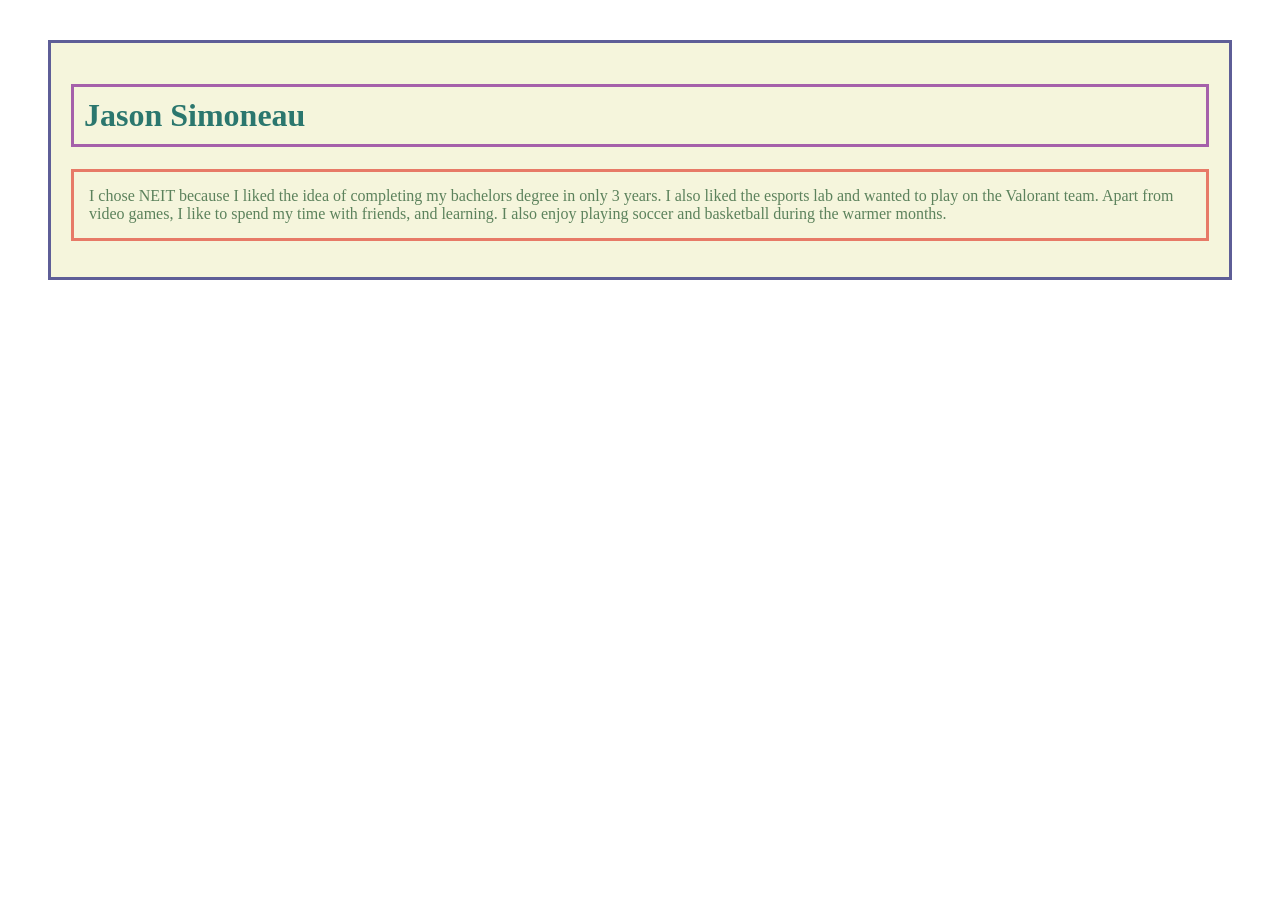
<file: w1/index.html>
<!DOCTYPE html>
<html lang="en">
<head>
    <meta charset="UTF-8">
    <meta name="viewport" content="width=device-width, initial-scale=1.0">
    <title>SE111 | W1</title>
</head>

<body>
    <div style="border: 3px solid rgb(94, 94, 151); padding: 20px; margin: 40px; background-color:beige;">

        <h1 style="color: rgb(43, 119, 110); border: 3px solid rgb(165, 96, 170); padding: 10px;">
            Jason Simoneau
        </h1>

        <p style="color: rgb(92, 130, 92); border: 3px solid rgb(231, 122, 103); padding: 15px; font-size: 16px;">
            I chose NEIT because I liked the idea of completing my bachelors degree in only 3 years. I also liked the esports lab
            and wanted to play on the Valorant team. Apart from video games, I like to spend my time with friends, and learning. I also enjoy
            playing soccer and basketball during the warmer months. 
        </p>

    </div>

</body>
</html>
</file>
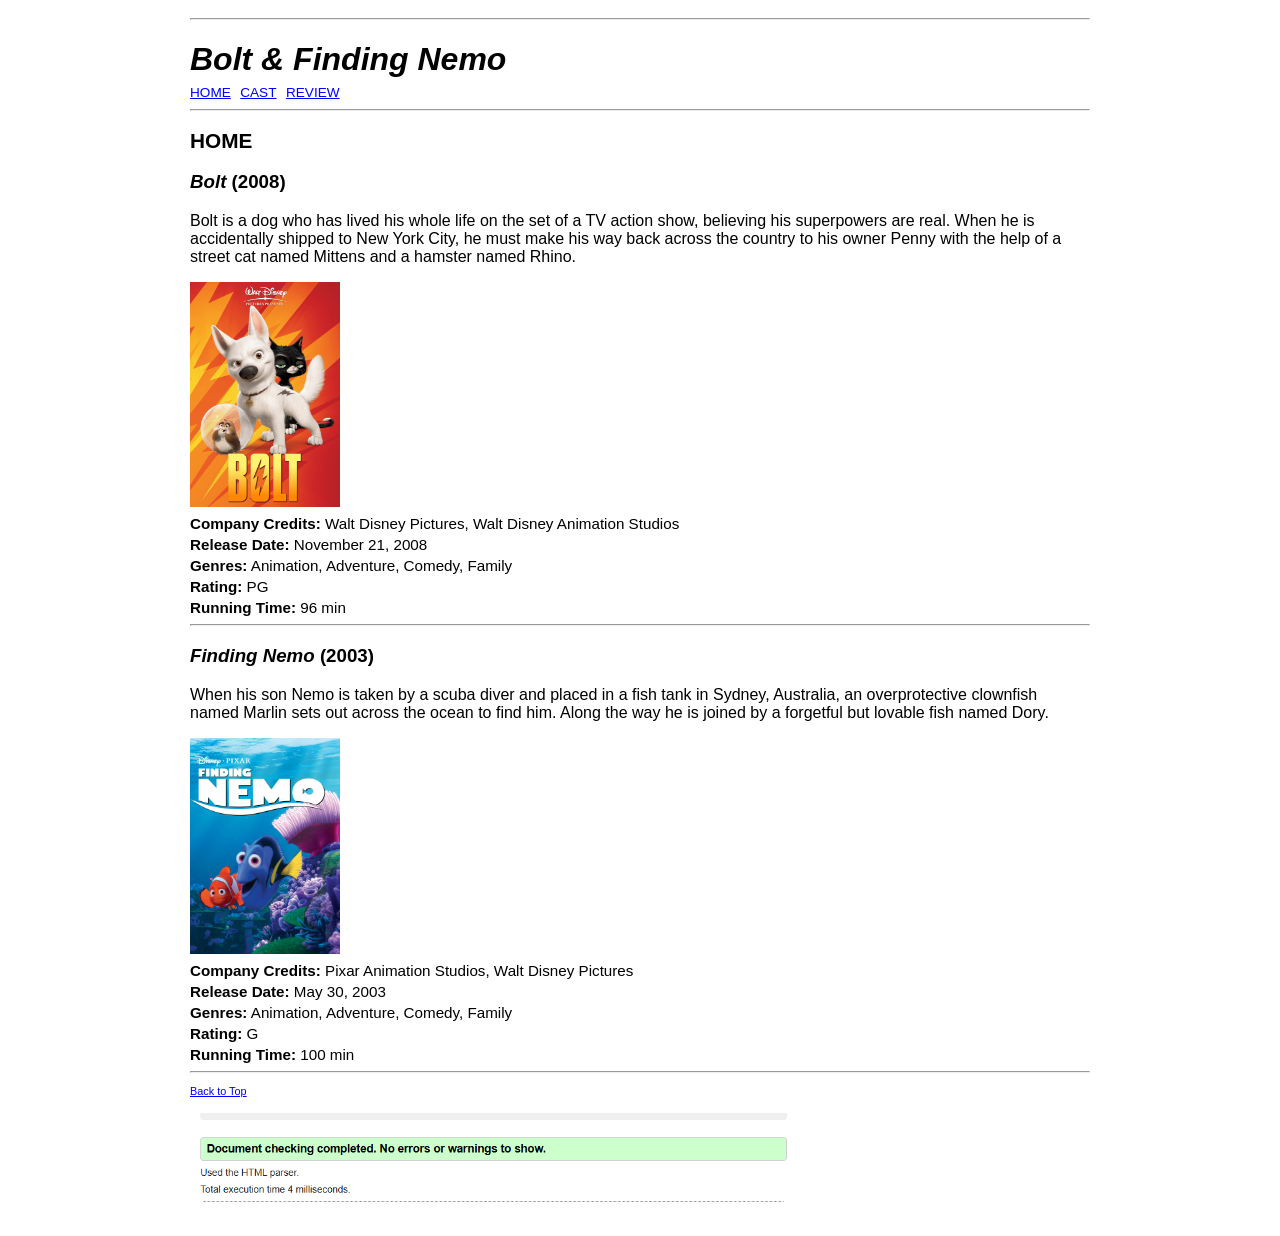
<file: w4-movie/index.html>
<!DOCTYPE html>
<html lang="en">
<head>
  <meta charset="UTF-8" />
  <meta name="author" content="Your Name Here" />
  <meta name="description" content="A fan site about Bolt and Finding Nemo." />
  <title>Bolt &amp; Finding Nemo</title>
  <link rel="stylesheet" href="style.css" />
</head>
<body>

  <div id="container">

    <hr />

    <div id="header">
      <h1>Bolt &amp; Finding Nemo</h1>
    </div>

    <div id="nav">
      <a href="index.html">HOME</a>
      <a href="cast.html">CAST</a>
      <a href="review.html">REVIEW</a>
    </div>

    <hr />

    <div id="content">
      <h2>HOME</h2>

      <!-- BOLT -->
      <h3><em>Bolt</em> (2008)</h3>
      <p>
        Bolt is a dog who has lived his whole life on the set of a TV action show,
        believing his superpowers are real. When he is accidentally shipped to New York City,
        he must make his way back across the country to his owner Penny with the help of a
        street cat named Mittens and a hamster named Rhino.
      </p>
      <img src="images/bolt-poster.jpg" alt="Bolt movie poster" width="150" />

      <div class="info">
        <p><b>Company Credits:</b> Walt Disney Pictures, Walt Disney Animation Studios</p>
        <p><b>Release Date:</b> November 21, 2008</p>
        <p><b>Genres:</b> Animation, Adventure, Comedy, Family</p>
        <p><b>Rating:</b> PG</p>
        <p><b>Running Time:</b> 96 min</p>
      </div>

      <hr />

      <!-- FINDING NEMO -->
      <h3><em>Finding Nemo</em> (2003)</h3>
      <p>
        When his son Nemo is taken by a scuba diver and placed in a fish tank in Sydney,
        Australia, an overprotective clownfish named Marlin sets out across the ocean to
        find him. Along the way he is joined by a forgetful but lovable fish named Dory.
      </p>
      <img src="images/nemo-poster.jpg" alt="Finding Nemo movie poster" width="150" />

      <div class="info">
        <p><b>Company Credits:</b> Pixar Animation Studios, Walt Disney Pictures</p>
        <p><b>Release Date:</b> May 30, 2003</p>
        <p><b>Genres:</b> Animation, Adventure, Comedy, Family</p>
        <p><b>Rating:</b> G</p>
        <p><b>Running Time:</b> 100 min</p>
      </div>

    </div>

    <hr />

    <div id="footer">
      <a href="#header">Back to Top</a>
      <br /><br />
      <img src="images/validation-index.png" alt="Validation screenshot" width="600" />
    </div>

  </div>

</body>
</html>
</file>
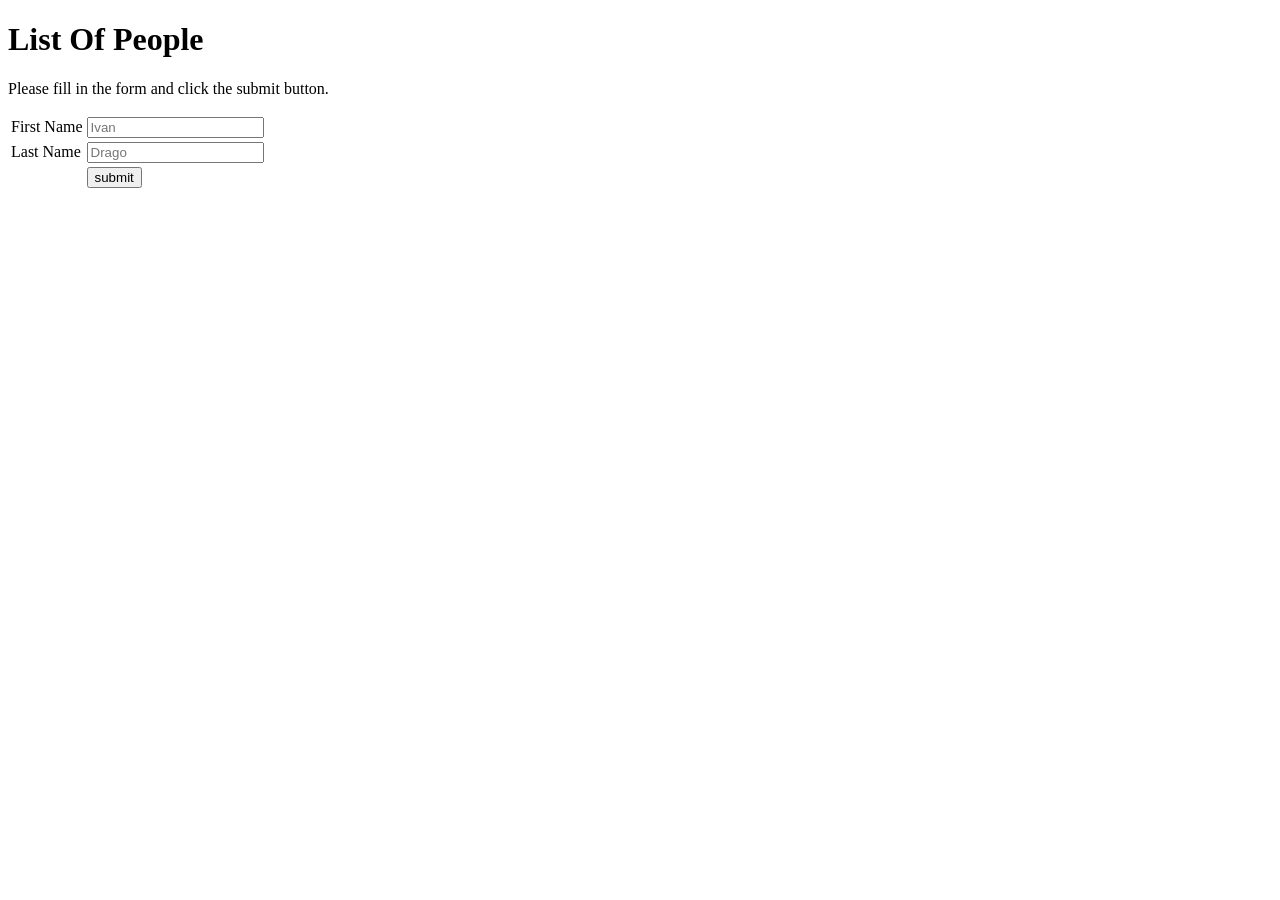
<file: W8-List-Of-People/index.html>
<!DOCTYPE html>
<html lang="en">
<head>
    <meta charset="UTF-8">
    <meta name="viewport" content="width=device-width, initial-scale=1.0">
    <title>Week 8 | Homework Assignment</title>
</head>
<body>

    <h1>List Of People</h1>
	<p>
		Please fill in the form and click the submit button.
	</p>
	<div>
		<table>
			<tr>
				<td><label for="first">First Name</label></td>
				<td><input id="first" type="text" name="first" placeholder="Ivan"></td>
			</tr>
			<tr>
				<td><label for="last">Last Name</label></td>
				<td><input id="last" type="text" name="last" placeholder="Drago"></td>
			</tr>
			<tr>
				<td></td>
				<td><input id="button" type="button" value="submit"></td>
			</tr>
		</table>
	<div>
	<div id="output">
	
	</div>

	<!--The script tag should go after the HMTL, but inside of the body.-->
	<!--JavaScript cannot find tags, if they are not parsed before the script runs-->
    <script>
	
		//Store the elements (tags) in variables
		var firstInput = document.getElementById("first");
		var lastInput = document.getElementById("last");
		var button = document.getElementById("button");
		var outputDiv = document.getElementById("output");

		//Make an array to store the people
		var people = [];

		//Make the button clickable. When clicked it calls the calcAndDisplay function.
		button.addEventListener("click", calcAndDisplay);
		
		/*-----------------------------------------------------
		Will add objects into the people array. 
		Then will bubble sort the array and print each person to the screen.
		The output should resemble: 
			FIRST: Cersei
			LAST: Lannister
			_________________________
			FIRST: Arya
			LAST: Stark
			_________________________
			FIRST: Daenerys
			LAST: Targaryen
			_________________________
		--------------------------------------------------------*/

		function calcAndDisplay(e)
		{
			//Create an object called person.
			//Add the following properties:
			    //1. first: will be a string that uses the first Input's value
				//2. last: will be a string that uses the last Input's value

            var person = {
				first: firstInput.value,
				last: lastInput.value
            }//end of person object



			//Add the person object into the people array by using the .push() array method.
			people.push(person);

			//Bubble sort people on the last name
			for(let i=0; i < people.length-1; i++)
			{
				for(let j=0; j < people.length-1; j++)
				{
					if(people[j].last > people[j+1].last)
					{
						let temp = people[j]
						people[j] = people[j+1]
						people[j+1] = temp
					}
				}
			}//end of bubble sort algorithm!

			//console.log the people array to check that the people array is formatted correctly and is populated with the correct objects
			console.log(people);

			//create a variable called 'output' that has an empty string value stored to 
			var output = "";

			//Loop through the objects in the people array
			for(let i=0; i < people.length; i++)
            {

				//Loop through each property in the object
				for(key in people[i])
                {
					//The output should use the key set to uppercase using the .toUpperCase() String method as a title and the value of the key.
					//Output will resemble:
					//FIRST: Ivan
					//LAST: Drago
					output += key.toUpperCase() + ": " + people[i][key] + "<br>";

                }
                //add a <hr> to the output at the end of this outter loop so a horizontal rule is displayed inbetween each person being displayed to the screen.
				output += "<hr>";


			}//end of loop going through people array to edit 'output'

				//log the output string
				console.log(output);
				//replace the outputDiv's inner HTML with the output string
				outputDiv.innerHTML = output;



		}
	
    </script>
    
</body>
</html>
</file>
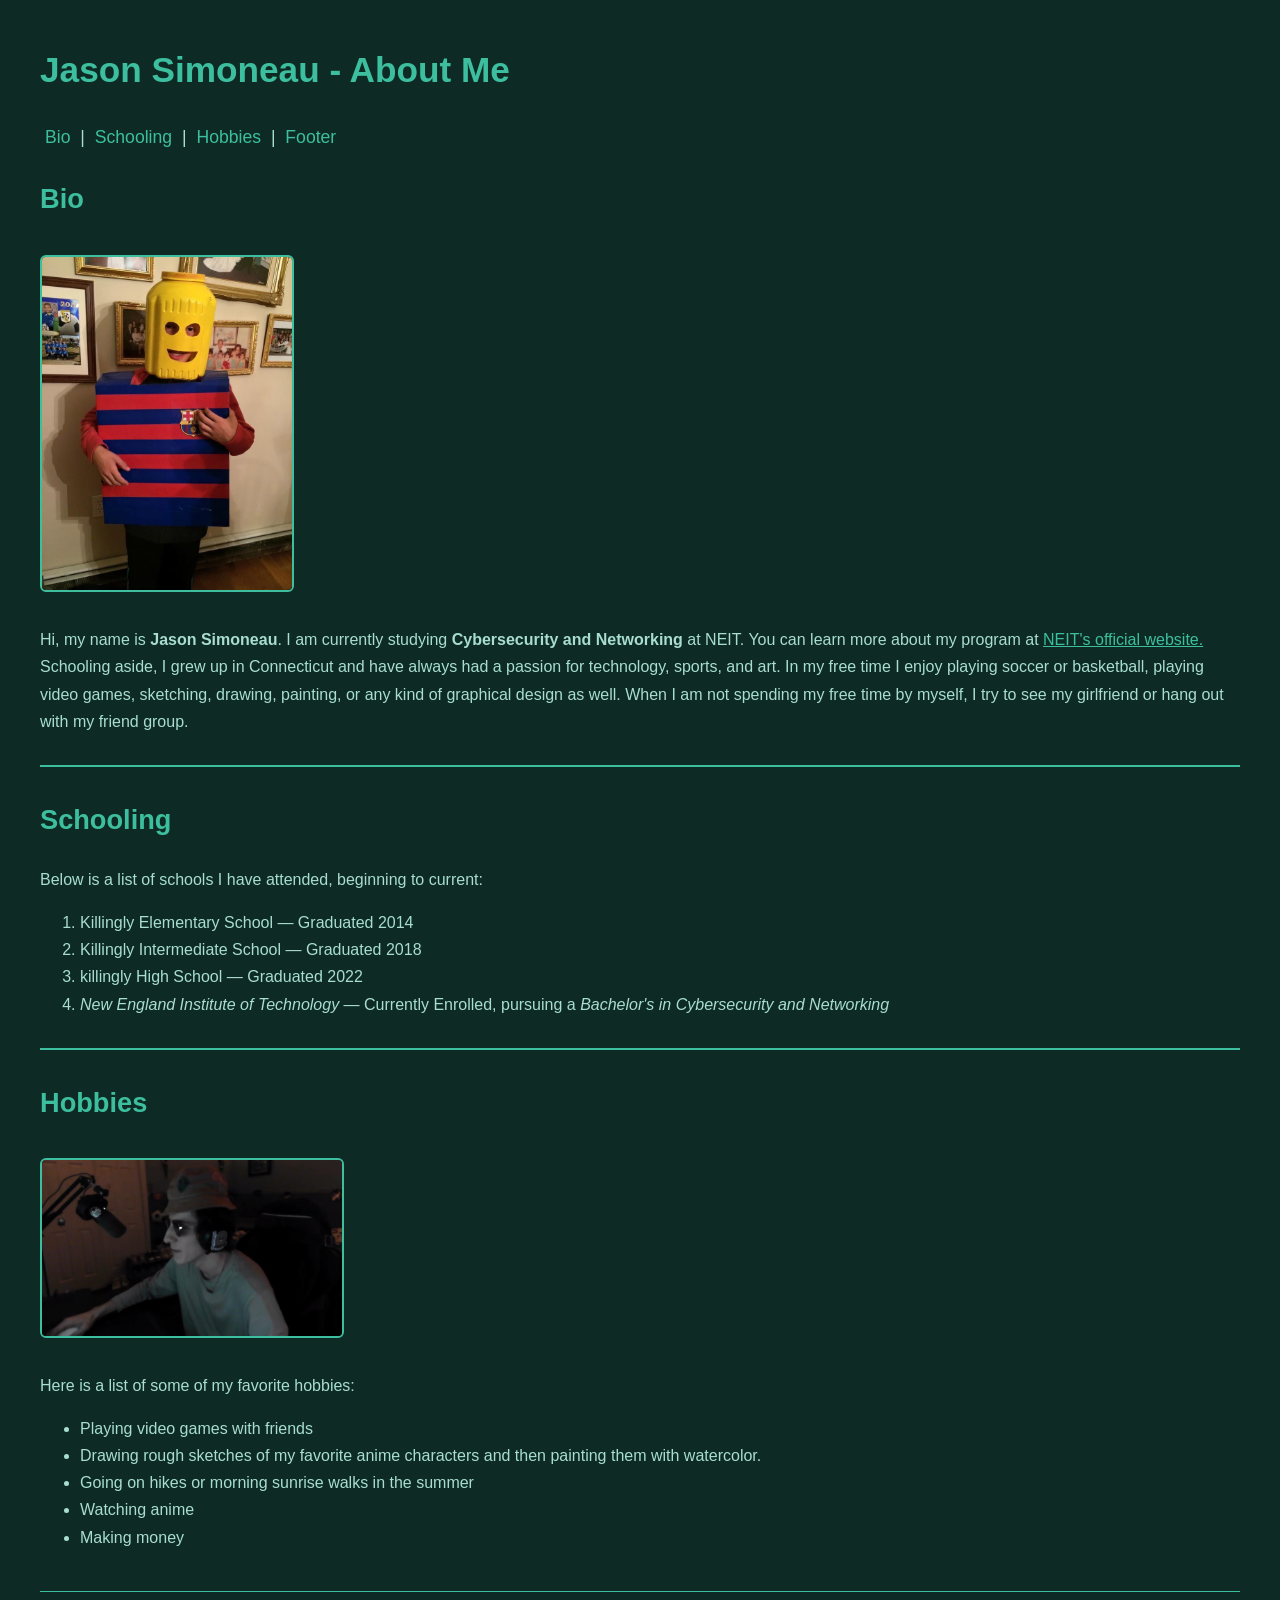
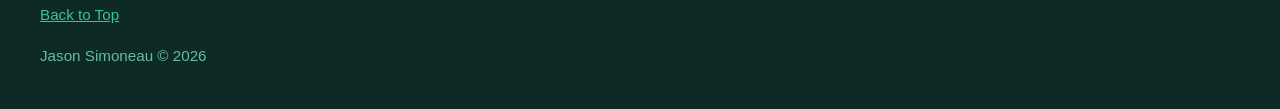
<file: w2-bio/w2-bio/index.html>
<!DOCTYPE html>
<html lang="en">
<head>
    <meta charset="UTF-8">
    <meta name="viewport" content="width=device-width, initial-scale=1.0">
    <meta http-equiv="X-UA-Compatible" content="ie=edge">
    <!-- Description of the site -->
    <meta name="description" content="A personal biography page for Jason Simoneau, covering his background, education, and hobbies.">
    <!-- Author of the site -->
    <meta name="author" content="Jason Simoneau">
    <!-- Jason Simoneau | SE111 | Section ID: SE111-01 | Date: April 7, 2026 -->
    <title>Jason Simoneau - About Me</title>

    <style>
        body {
            background-color: #0d2b24;
            color: #a8ddd0;
            font-family: 'Segoe UI', sans-serif;
            margin: 40px;
            line-height: 1.7;
        }

        h1 {
            color: #3dbf9f;
            font-size: 2.2em;
        }

        h2 {
            color: #3dbf9f;
            font-size: 1.7em;
        }

        #nav {
            margin-bottom: 20px;
            font-size: 1.1em;
        }

        #nav a {
            color: #3dbf9f;
            text-decoration: none;
            margin: 0 5px;
        }

        #nav a:hover {
            text-decoration: underline;
            color: #ffffff;
        }

        a {
            color: #3dbf9f;
        }

        a:hover {
            color: #ffffff;
        }

        hr {
            border: 1px solid #3dbf9f;
            margin: 30px 0;
        }

        img {
            border: 2px solid #3dbf9f;
            border-radius: 6px;
            margin: 10px 0;
        }

        ul, ol {
            color: #a8ddd0;
        }

        #footer {
            margin-top: 40px;
            padding-top: 10px;
            border-top: 1px solid #3dbf9f;
            color: #6ab8a8;
            font-size: 0.95em;
        }
    </style>
</head>
<body>

    <h1 id="header">Jason Simoneau - About Me</h1>

    <div id="nav">
        <a href="#bio">Bio</a> |
        <a href="#schooling">Schooling</a> |
        <a href="#hobbies">Hobbies</a> |
        <a href="#footer">Footer</a>
    </div>

    <!-- Bio Section -->
    <h2 id="bio">Bio</h2>
    <img src="images/jr.jpg" alt="Jason Simoneau profile photo" width="250">
    <p>
        Hi, my name is <strong>Jason Simoneau</strong>. I am currently studying 
        <b>Cybersecurity and Networking</b> at NEIT. You can learn more about my program at 
        <a href="https://www.neit.edu/academics/bachelors-degrees/cybersecurity-and-network-engineering-bs" 
        target="_blank"> NEIT's official website.</a> Schooling aside, I grew up in Connecticut and have 
        always had a passion for technology, sports, and art. In my free time I enjoy 
        playing soccer or basketball, playing video games, sketching, drawing, painting, 
        or any kind of graphical design as well. When I am not spending my free time by 
        myself, I try to see my girlfriend or hang out with my friend group.
    </p>

    <hr>

    <!-- Schooling -->
    <h2 id="schooling">Schooling</h2>
    <p>Below is a list of schools I have attended, beginning to current:</p>
    <ol>
        <li>Killingly Elementary School — Graduated 2014</li>
        <li>Killingly Intermediate School — Graduated 2018</li>
        <li>killingly High School — Graduated 2022</li>
        <li><i>New England Institute of Technology</i> — Currently Enrolled, pursuing a 
            <em>Bachelor's in Cybersecurity and Networking</em>
        </li>
    </ol>

    <hr>

    <!-- Hobbies -->
    <h2 id="hobbies">Hobbies</h2>
    <img src="images/ogfluffdawgpic.png" alt="Jason playing video games" width="300">
    <p>Here is a list of some of my favorite hobbies:</p>
    <ul>
        <li>Playing video games with friends</li>
        <li>Drawing rough sketches of my favorite anime characters and then
            painting them with watercolor.</li>
        <li>Going on hikes or morning sunrise walks in the summer</li>
        <li>Watching anime</li>
        <li>Making money</li>
    </ul>

    <div id="footer">
        <a href="#header">Back to Top</a>
        <br>
        <p>Jason Simoneau &copy; 2026</p>
    </div>

</body>
</html>
</file>
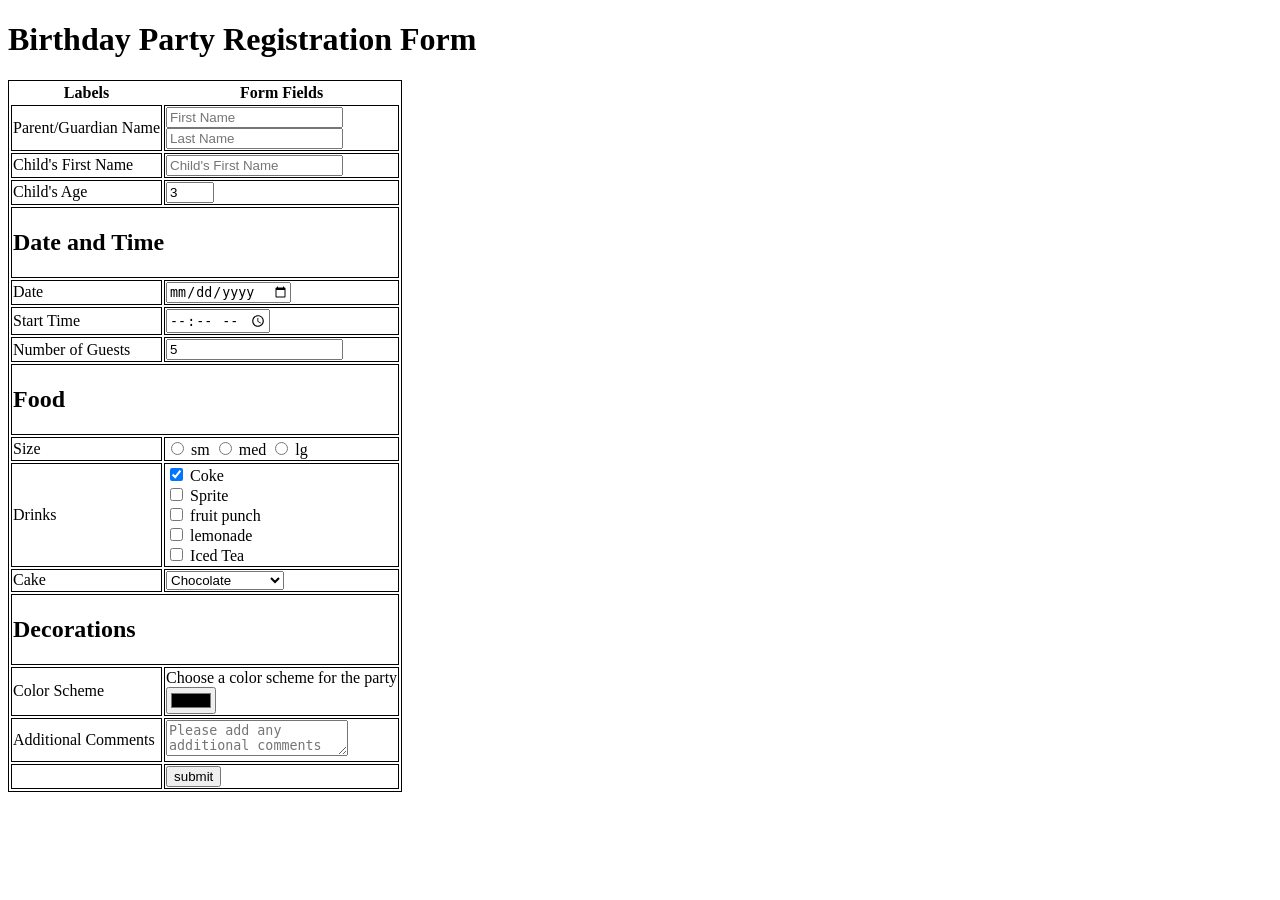
<file: w5_form_files_completed/w5_form_files/w5_form_files/index.html>
<!DOCTYPE html>
<html lang="en">
<head>
   
    <meta charset="UTF-8">
   
    <meta name="viewport" content="width=device-width, initial-scale=1.0">
    <meta name="author" content="Jason Simoneau">
    <meta name="description" content="Default HTML Page for SE 111">
    
    <link type="text/css" rel="stylesheet" href="style.css">

    <title>Week 5 | Tables and Forms</title>
</head>
<body>

    <h1>Birthday Party Registration Form</h1>

    <form action="confirm.html" method="GET">
        <table>
            <thead>
                <tr>
                    <th>Labels</th>
                    <th>Form Fields</th>
                </tr>
            </thead>
            <tbody>

                <!-- Parent/Guardian Name -->
                <tr>
                    <td>Parent/Guardian Name</td>
                    <td>
                        <input type="text" name="gfirst" placeholder="First Name" required>
                        <br>
                        <input type="text" name="glast" placeholder="Last Name" required>
                    </td>
                </tr>

                <!-- Child's First Name -->
                <tr>
                    <td>Child's First Name</td>
                    <td>
                        <input type="text" name="cfirst" placeholder="Child's First Name" required>
                    </td>
                </tr>

                <!-- Age -->
                <tr>
                    <td>Child's Age</td>
                    <td>
                        <input type="number" name="age" value="3" min="1" max="12" required>
                    </td>
                </tr>

                <!-- Date and Time Header -->
                <tr>
                    <td colspan="2"><h2>Date and Time</h2></td>
                </tr>

                <!-- Date -->
                <tr>
                    <td>Date</td>
                    <td>
                        <input type="date" name="date" required>
                    </td>
                </tr>

                <!-- Start Time -->
                <tr>
                    <td>Start Time</td>
                    <td>
                        <input type="time" name="time" required>
                    </td>
                </tr>

                <!-- Guests -->
                <tr>
                    <td>Number of Guests</td>
                    <td>
                        <input type="number" name="guests" value="5" min="1" required>
                    </td>
                </tr>

                <!-- Food -->
                <tr>
                    <td colspan="2"><h2>Food</h2></td>
                </tr>

                <!-- Size -->
                <tr>
                    <td>Size</td>
                    <td>
                        <input type="radio" name="size" value="sm"> sm
                        <input type="radio" name="size" value="med"> med
                        <input type="radio" name="size" value="lg"> lg
                    </td>
                </tr>

                <!-- Drinks -->
                <tr>
                    <td>Drinks</td>
                    <td>
                        <input type="checkbox" name="drinks1" value="coke" checked> Coke<br>
                        <input type="checkbox" name="drinks2" value="sprite"> Sprite<br>
                        <input type="checkbox" name="drinks3" value="fruit punch"> fruit punch<br>
                        <input type="checkbox" name="drinks4" value="lemonade"> lemonade<br>
                        <input type="checkbox" name="drinks5" value="iced tea"> Iced Tea
                    </td>
                </tr>

                <!-- Cake -->
                <tr>
                    <td>Cake</td>
                    <td>
                        <select name="cake">
                            <option value="chocolate">Chocolate</option>
                            <option value="vanilla">Vanilla</option>
                            <option value="strawberry">Strawberry</option>
                            <option value="I'll bring my own">I'll bring my own</option>
                        </select>
                    </td>
                </tr>

                <!-- Decorations Section Header -->
                <tr>
                    <td colspan="2"><h2>Decorations</h2></td>
                </tr>

                <!-- Color Scheme -->
                <tr>
                    <td>Color Scheme</td>
                    <td>
                        Choose a color scheme for the party
                        <br>
                        <input type="color" name="colors" value="#000000">
                    </td>
                </tr>

                <!-- Additional Comments -->
                <tr>
                    <td>Additional Comments</td>
                    <td>
                        <textarea name="comments" placeholder="Please add any additional comments"></textarea>
                    </td>
                </tr>

                <!-- Submit -->
                <tr>
                    <td></td>
                    <td>
                        <input type="submit" value="submit">
                    </td>
                </tr>

            </tbody>
        </table>
    </form>

</body>
</html>
</file>
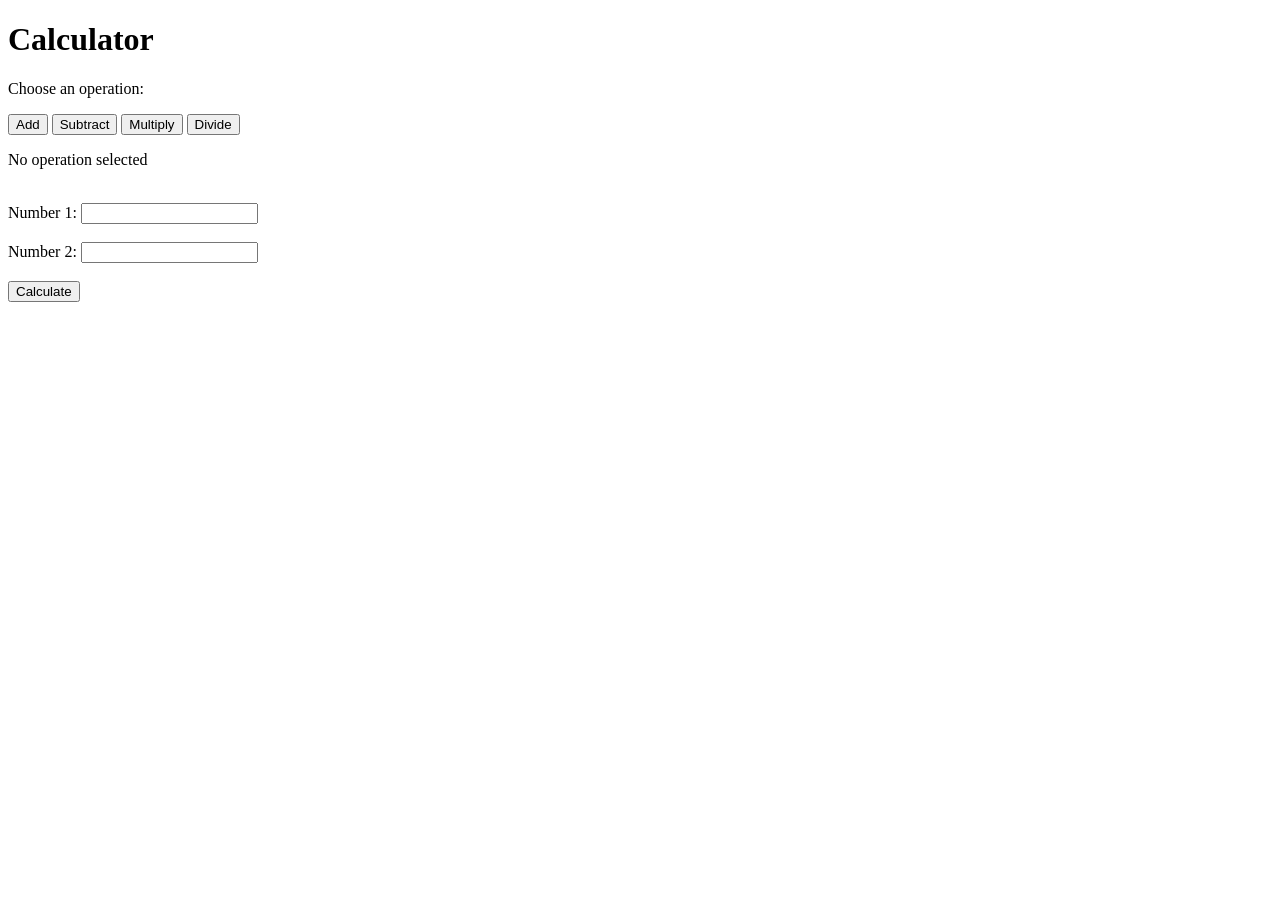
<file: calc.html>
<!DOCTYPE html>
<html>
<head>
  <title>Calculator</title>
</head>
<body>

  <h1>Calculator</h1>

  <p>Choose an operation:</p>
  <button onclick="selectOp('+')">Add</button>
  <button onclick="selectOp('-')">Subtract</button>
  <button onclick="selectOp('*')">Multiply</button>
  <button onclick="selectOp('/')">Divide</button>

  <p id="selectedOp">No operation selected</p>

  <br>

  <label>Number 1: <input type="number" id="num1"></label>
  <br><br>
  <label>Number 2: <input type="number" id="num2"></label>

  <br><br>

  <button onclick="calculate()">Calculate</button>

  <h2 id="result"></h2>

  <script>
    var op = "";

    function selectOp(o) {
      op = o;
      document.getElementById("selectedOp").innerHTML = "Selected: " + op;
    }

    function add(a, b) {
      return a + b;
    }

    function subtract(a, b) {
      return a - b;
    }

    function multiply(a, b) {
      return a * b;
    }

    function divide(a, b) {
      return a / b;
    }

    function calculate() {
      var a = parseFloat(document.getElementById("num1").value);
      var b = parseFloat(document.getElementById("num2").value);

      if (op == "") {
        alert("Please select an operation first!");
        return;
      }

      var result;

      if (op == "+") {
        result = add(a, b);
      } else if (op == "-") {
        result = subtract(a, b);
      } else if (op == "*") {
        result = multiply(a, b);
      } else if (op == "/") {
        if (b == 0) {
          alert("Can't divide by zero!");
          return;
        }
        result = divide(a, b);
      }

      alert("The answer is: " + result);
      document.getElementById("result").innerHTML = "Result: " + result;
    }
  </script>

</body>
</html>
</file>
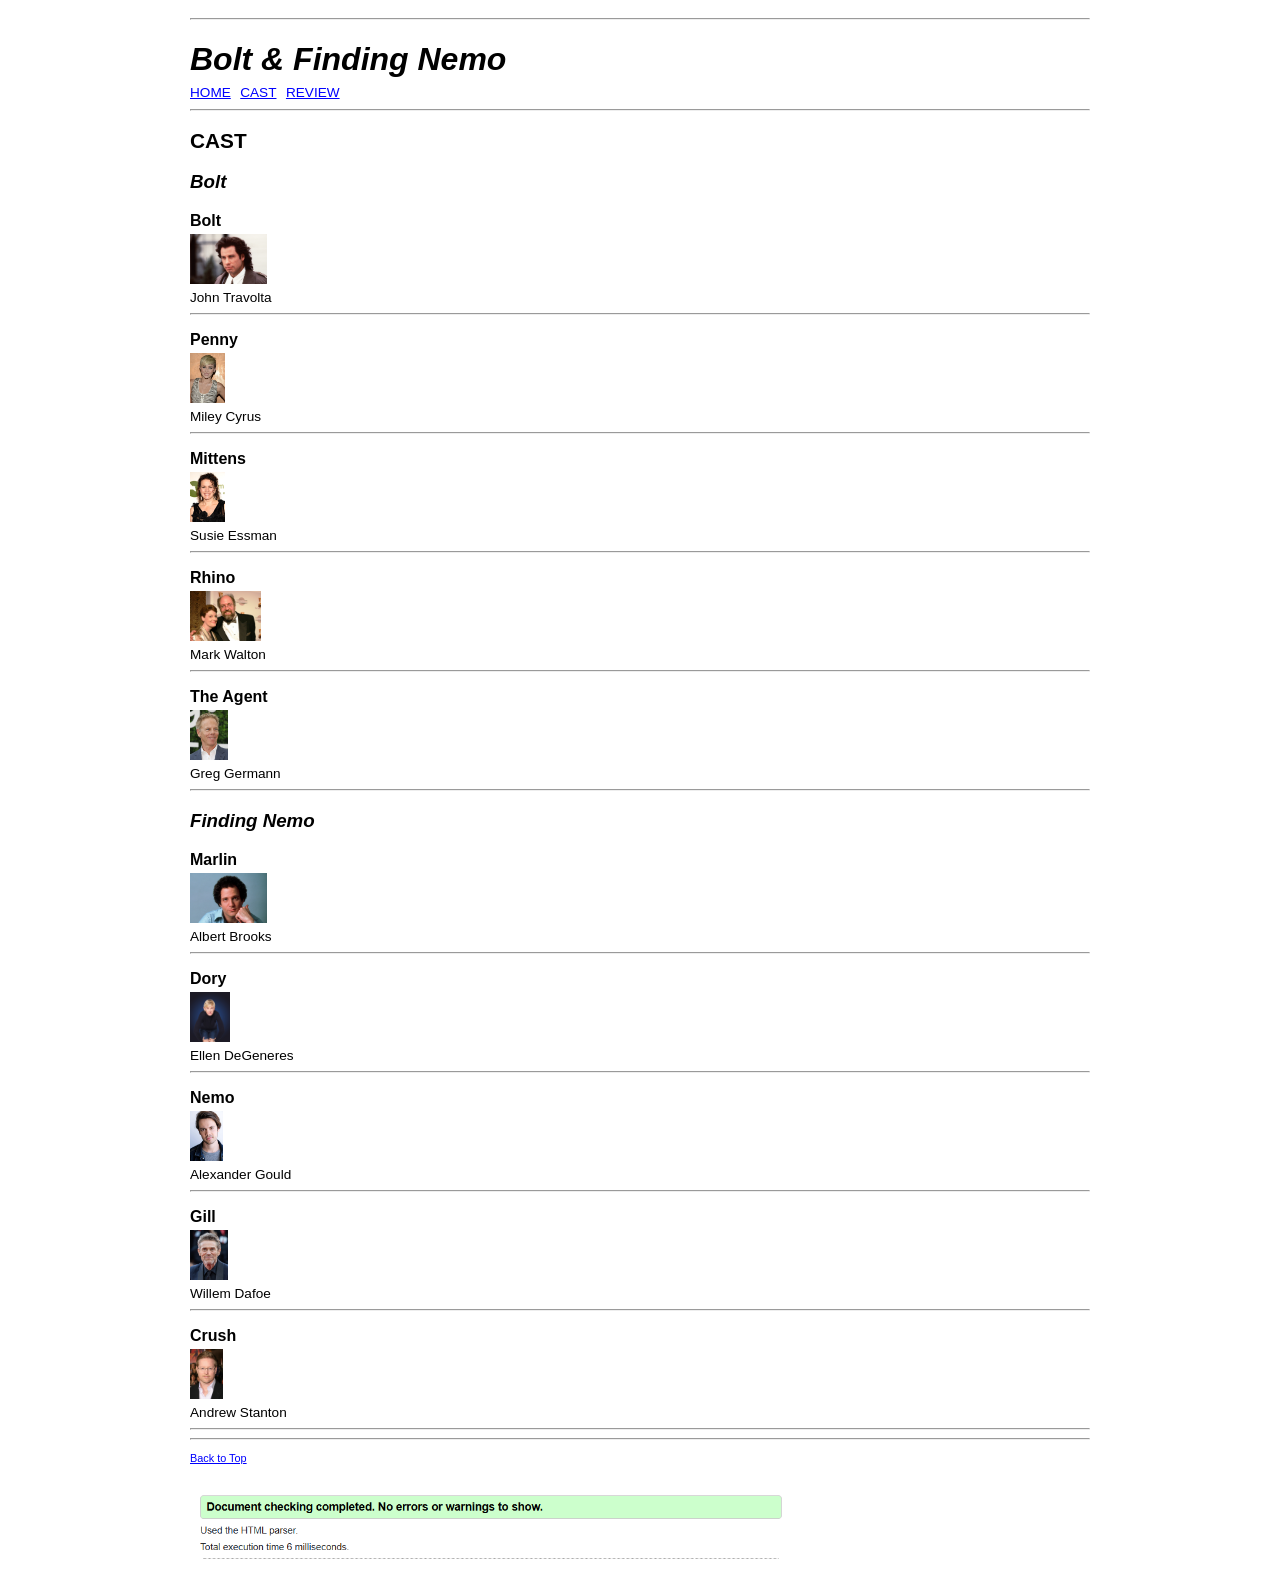
<file: w4-movie/cast.html>
<!DOCTYPE html>
<html lang="en">
<head>
  <meta charset="UTF-8" />
  <meta name="author" content="Your Name Here" />
  <meta name="description" content="Cast page for Bolt and Finding Nemo." />
  <title>Cast – Bolt &amp; Finding Nemo</title>
  <link rel="stylesheet" href="style.css" />
</head>
<body>

  <div id="container">

    <hr />

    <div id="header">
      <h1>Bolt &amp; Finding Nemo</h1>
    </div>

    <div id="nav">
      <a href="index.html">HOME</a>
      <a href="cast.html">CAST</a>
      <a href="review.html">REVIEW</a>
    </div>

    <hr />

    <div id="content">
      <h2>CAST</h2>

      <!-- ===== BOLT CAST ===== -->
      <h3><em>Bolt</em></h3>

      <div class="character">
        <h3>Bolt</h3>
        <img src="images/john-travolta.jpg" alt="John Travolta" height="50" />
        <p>John Travolta</p>
        <hr />
      </div>

      <div class="character">
        <h3>Penny</h3>
        <img src="images/miley-cyrus.jpg" alt="Miley Cyrus" height="50" />
        <p>Miley Cyrus</p>
        <hr />
      </div>

      <div class="character">
        <h3>Mittens</h3>
        <img src="images/susie-essman.jpg" alt="Susie Essman" height="50" />
        <p>Susie Essman</p>
        <hr />
      </div>

      <div class="character">
        <h3>Rhino</h3>
        <img src="images/mark-walton.jpg" alt="Mark Walton" height="50" />
        <p>Mark Walton</p>
        <hr />
      </div>

      <div class="character">
        <h3>The Agent</h3>
        <img src="images/greg-germann.jpg" alt="Greg Germann" height="50" />
        <p>Greg Germann</p>
        <hr />
      </div>

      <!-- ===== FINDING NEMO CAST ===== -->
      <h3><em>Finding Nemo</em></h3>

      <div class="character">
        <h3>Marlin</h3>
        <img src="images/albert-brooks.jpg" alt="Albert Brooks" height="50" />
        <p>Albert Brooks</p>
        <hr />
      </div>

      <div class="character">
        <h3>Dory</h3>
        <img src="images/ellen-degeneres.jpg" alt="Ellen DeGeneres" height="50" />
        <p>Ellen DeGeneres</p>
        <hr />
      </div>

      <div class="character">
        <h3>Nemo</h3>
        <img src="images/alexander-gould.jpg" alt="Alexander Gould" height="50" />
        <p>Alexander Gould</p>
        <hr />
      </div>

      <div class="character">
        <h3>Gill</h3>
        <img src="images/willem-dafoe.jpg" alt="Willem Dafoe" height="50" />
        <p>Willem Dafoe</p>
        <hr />
      </div>

      <div class="character">
        <h3>Crush</h3>
        <img src="images/andrew-stanton.jpg" alt="Andrew Stanton" height="50" />
        <p>Andrew Stanton</p>
        <hr />
      </div>

    </div>

    <hr />

    <div id="footer">
      <a href="#header">Back to Top</a>
      <br /><br />
      <img src="images/validation-cast.png" alt="Validation screenshot" width="600" />
    </div>

  </div>

</body>
</html>
</file>
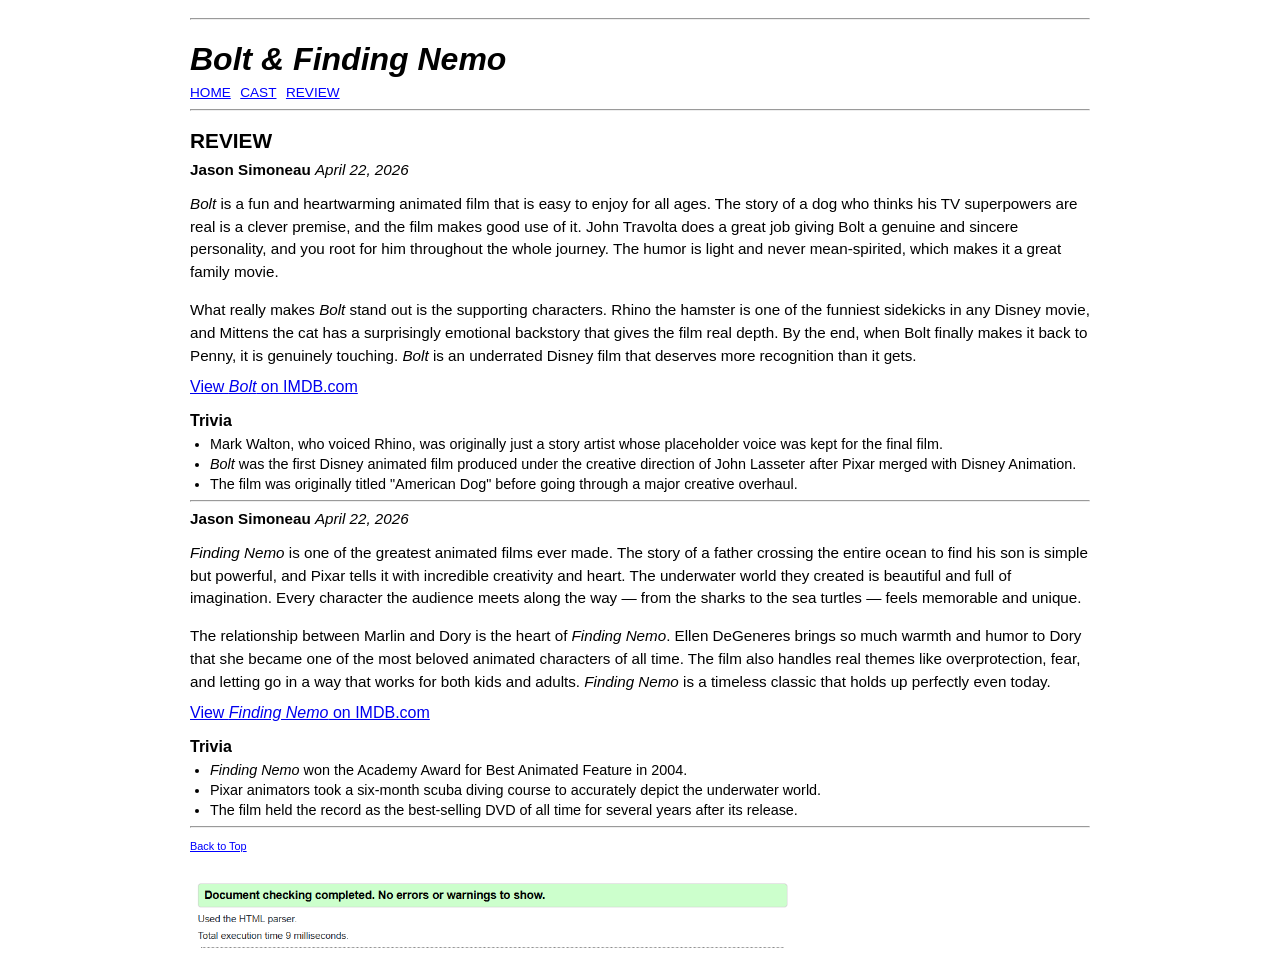
<file: w4-movie/review.html>
<!DOCTYPE html>
<html lang="en">
<head>
  <meta charset="UTF-8" />
  <meta name="author" content="Your Name Here" />
  <meta name="description" content="Review page for Bolt and Finding Nemo." />
  <title>Review – Bolt &amp; Finding Nemo</title>
  <link rel="stylesheet" href="style.css" />
</head>
<body>

  <div id="container">

    <hr />

    <div id="header">
      <h1>Bolt &amp; Finding Nemo</h1>
    </div>

    <div id="nav">
      <a href="index.html">HOME</a>
      <a href="cast.html">CAST</a>
      <a href="review.html">REVIEW</a>
    </div>

    <hr />

    <div id="content">
      <h2>REVIEW</h2>

      <!-- ===== BOLT REVIEW ===== -->
      <div class="review-meta">
        <b>Jason Simoneau</b> <em>April 22, 2026</em>
      </div>

      <div class="review-body">
        <p>
          <em>Bolt</em> is a fun and heartwarming animated film that is easy to enjoy for
          all ages. The story of a dog who thinks his TV superpowers are real is a clever
          premise, and the film makes good use of it. John Travolta does a great job giving
          Bolt a genuine and sincere personality, and you root for him throughout the whole
          journey. The humor is light and never mean-spirited, which makes it a great
          family movie.
        </p>
        <p>
          What really makes <em>Bolt</em> stand out is the supporting characters. Rhino
          the hamster is one of the funniest sidekicks in any Disney movie, and Mittens
          the cat has a surprisingly emotional backstory that gives the film real depth.
          By the end, when Bolt finally makes it back to Penny, it is genuinely touching.
          <em>Bolt</em> is an underrated Disney film that deserves more recognition than
          it gets.
        </p>
      </div>

      <a href="https://www.imdb.com/title/tt0397892/" target="_blank">View <em>Bolt</em> on IMDB.com</a>

      <div class="info">
        <h3>Trivia</h3>
        <ul>
          <li>Mark Walton, who voiced Rhino, was originally just a story artist whose placeholder voice was kept for the final film.</li>
          <li><em>Bolt</em> was the first Disney animated film produced under the creative direction of John Lasseter after Pixar merged with Disney Animation.</li>
          <li>The film was originally titled "American Dog" before going through a major creative overhaul.</li>
        </ul>
      </div>

      <hr />

      <!-- ===== FINDING NEMO REVIEW ===== -->
      <div class="review-meta">
        <b>Jason Simoneau</b> <em>April 22, 2026</em>
      </div>

      <div class="review-body">
        <p>
          <em>Finding Nemo</em> is one of the greatest animated films ever made. The story
          of a father crossing the entire ocean to find his son is simple but powerful, and
          Pixar tells it with incredible creativity and heart. The underwater world they
          created is beautiful and full of imagination. Every character the audience meets
          along the way — from the sharks to the sea turtles — feels memorable and unique.
        </p>
        <p>
          The relationship between Marlin and Dory is the heart of <em>Finding Nemo</em>.
          Ellen DeGeneres brings so much warmth and humor to Dory that she became one of
          the most beloved animated characters of all time. The film also handles real
          themes like overprotection, fear, and letting go in a way that works for both
          kids and adults. <em>Finding Nemo</em> is a timeless classic that holds up
          perfectly even today.
        </p>
      </div>

      <a href="https://www.imdb.com/title/tt0266543/" target="_blank">View <em>Finding Nemo</em> on IMDB.com</a>

      <div class="info">
        <h3>Trivia</h3>
        <ul>
          <li><em>Finding Nemo</em> won the Academy Award for Best Animated Feature in 2004.</li>
          <li>Pixar animators took a six-month scuba diving course to accurately depict the underwater world.</li>
          <li>The film held the record as the best-selling DVD of all time for several years after its release.</li>
        </ul>
      </div>

    </div>

    <hr />

    <div id="footer">
      <a href="#header">Back to Top</a>
      <br /><br />
      <img src="images/validation-review.png" alt="Validation screenshot" width="600" />
    </div>

  </div>

</body>
</html>
</file>
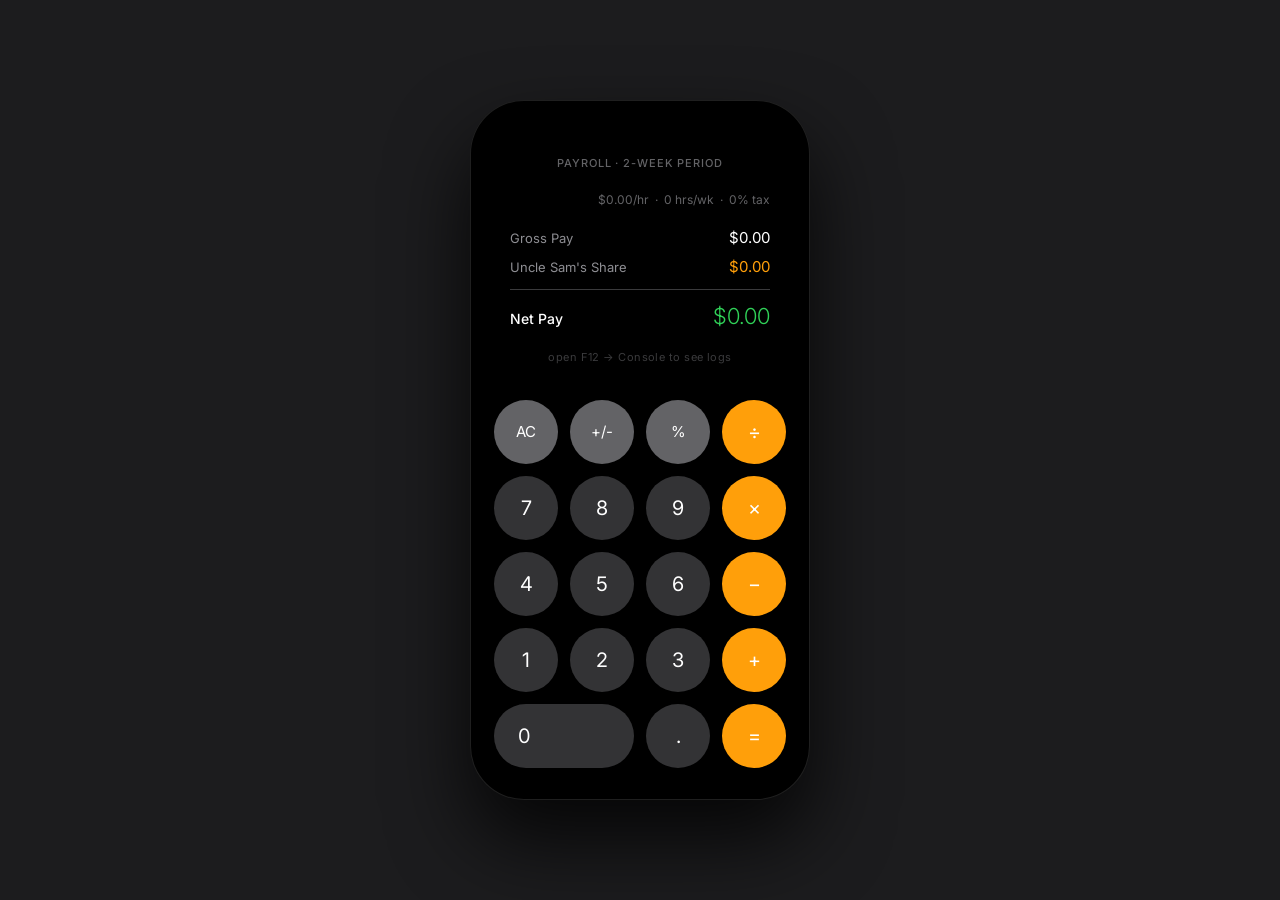
<file: w6_calculator/index.html.html>
<!DOCTYPE html>
<html lang="en">
<head>
  <meta charset="UTF-8" />
  <meta name="viewport" content="width=device-width, initial-scale=1.0" />
  <title>Payroll Calculator</title>
  <link href="https://fonts.googleapis.com/css2?family=Inter:wght@300;400;500&display=swap" rel="stylesheet" />
  <style>
    *, *::before, *::after { box-sizing: border-box; margin: 0; padding: 0; }

    body {
      background: #1c1c1e;
      font-family: 'Inter', -apple-system, BlinkMacSystemFont, sans-serif;
      min-height: 100vh;
      display: flex;
      align-items: center;
      justify-content: center;
      padding: 2rem;
    }

    .phone {
      width: 340px;
      background: #000;
      border-radius: 54px;
      padding: 2rem 1.5rem;
      box-shadow: 0 40px 80px rgba(0,0,0,0.8), inset 0 0 0 1px rgba(255,255,255,0.12);
    }

    .screen {
      padding: 1.5rem 1rem 1rem;
      margin-bottom: 1.25rem;
      min-height: 160px;
    }

    .screen-label {
      font-size: 11px;
      font-weight: 500;
      letter-spacing: 0.08em;
      text-transform: uppercase;
      color: #636366;
      margin-bottom: 1.25rem;
      text-align: center;
    }

    #results { display: none; }

    .inputs-summary {
      font-size: 12px;
      color: #636366;
      text-align: right;
      margin-bottom: 0.75rem;
      line-height: 1.7;
    }

    .result-row {
      display: flex;
      justify-content: space-between;
      align-items: baseline;
      padding: 5px 0;
    }

    .result-label { font-size: 13px; color: #8e8e93; }
    .result-value { font-size: 15px; font-weight: 400; color: #fff; }
    .result-row.deduction .result-value { color: #ff9f0a; }

    .divider-line {
      border: none;
      border-top: 0.5px solid #3a3a3c;
      margin: 8px 0;
    }

    .result-row.net .result-label { font-size: 14px; color: #fff; font-weight: 500; }
    .result-row.net .result-value { font-size: 22px; color: #30d158; font-weight: 300; }

    .console-hint {
      text-align: center;
      font-size: 11px;
      color: #3a3a3c;
      margin-top: 1rem;
      letter-spacing: 0.04em;
    }

    /* Button grid */
    .btn-grid {
      display: grid;
      grid-template-columns: repeat(4, 1fr);
      gap: 12px;
    }

    .btn {
      aspect-ratio: 1;
      border: none;
      border-radius: 50%;
      font-size: 20px;
      font-weight: 400;
      cursor: default;
      display: flex;
      align-items: center;
      justify-content: center;
      color: #fff;
      font-family: 'Inter', sans-serif;
    }

    .btn.gray   { background: #636366; }
    .btn.dark   { background: #333335; }
    .btn.orange { background: #ff9f0a; }
    .btn.wide   {
      grid-column: span 2;
      border-radius: 40px;
      aspect-ratio: unset;
      padding: 0 1.5rem;
      justify-content: flex-start;
      font-size: 20px;
    }
  </style>
</head>
<body>

<div class="phone">
  <div class="screen">
    <div class="screen-label">Payroll · 2-Week Period</div>

    <div id="results">
      <div class="inputs-summary" id="inputs-text"></div>

      <div class="result-row">
        <span class="result-label">Gross Pay</span>
        <span class="result-value" id="out-gross"></span>
      </div>
      <div class="result-row deduction">
        <span class="result-label">Uncle Sam's Share</span>
        <span class="result-value" id="out-tax"></span>
      </div>
      <hr class="divider-line" />
      <div class="result-row net">
        <span class="result-label">Net Pay</span>
        <span class="result-value" id="out-net"></span>
      </div>

      <p class="console-hint">open F12 → Console to see logs</p>
    </div>
  </div>

  <!-- Decorative iPhone-style calculator buttons -->
  <div class="btn-grid">
    <div class="btn gray" style="font-size:15px;">AC</div>
    <div class="btn gray" style="font-size:15px;">+/-</div>
    <div class="btn gray" style="font-size:15px;">%</div>
    <div class="btn orange">÷</div>

    <div class="btn dark">7</div>
    <div class="btn dark">8</div>
    <div class="btn dark">9</div>
    <div class="btn orange">×</div>

    <div class="btn dark">4</div>
    <div class="btn dark">5</div>
    <div class="btn dark">6</div>
    <div class="btn orange">−</div>

    <div class="btn dark">1</div>
    <div class="btn dark">2</div>
    <div class="btn dark">3</div>
    <div class="btn orange">+</div>

    <div class="btn dark wide">0</div>
    <div class="btn dark">.</div>
    <div class="btn orange">=</div>
  </div>
</div>

<script>
  // --- Step 1: Gather inputs via prompt() ---
  // prompt() returns strings, so Number() casts each to a numeric value
  const hourlyPay  = Number(prompt("Enter your hourly pay:\n(Example: 14.50)"));
  const hoursPerWk = Number(prompt("Enter hours worked per week:\n(Example: 32)"));
  const taxRate    = Number(prompt("Enter your tax rate as a decimal:\n(Example: 0.20 for 20%)"));

  // --- Step 2: Perform all calculations ONCE ---
  const totalHours = hoursPerWk * 2;
  const grossPay   = hourlyPay * totalHours;
  const taxAmount  = grossPay * taxRate;
  const netPay     = grossPay - taxAmount;

  // --- Step 3: Format as currency strings ---
  const fGross = "$" + grossPay.toFixed(2);
  const fTax   = "$" + taxAmount.toFixed(2);
  const fNet   = "$" + netPay.toFixed(2);

  // --- Step 4: One alert() displaying all results ---
  alert("Gross Pay: " + fGross + "\nUncle Sam's Share: " + fTax + "\nNet Pay: " + fNet);

  // --- Step 5: Three console.log() calls ---
  console.log("Gross Pay: "         + fGross);
  console.log("Uncle Sam's Share: " + fTax);
  console.log("Net Pay: "           + fNet);

  // --- Extra Challenge: Display results on the HTML page ---
  document.getElementById("inputs-text").innerHTML =
    "$" + hourlyPay.toFixed(2) + "/hr &nbsp;·&nbsp; " +
    hoursPerWk + " hrs/wk &nbsp;·&nbsp; " +
    (taxRate * 100).toFixed(0) + "% tax";

  document.getElementById("out-gross").textContent = fGross;
  document.getElementById("out-tax").textContent   = fTax;
  document.getElementById("out-net").textContent   = fNet;

  document.getElementById("results").style.display = "block";
</script>

</body>
</html>
</file>
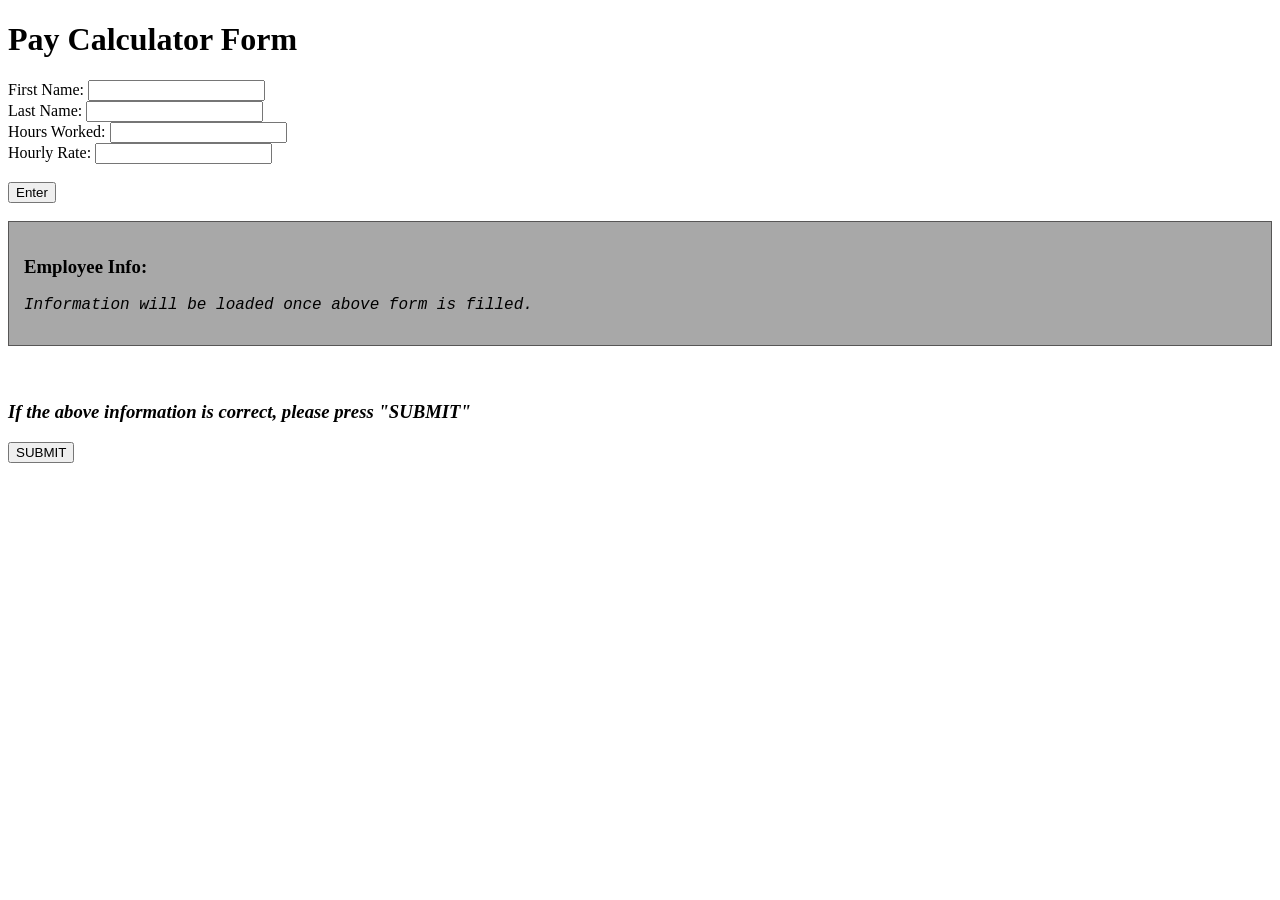
<file: w7_pay_calc_form/index (2).html>
<!DOCTYPE html>
<html lang="en">
<head>
    <meta charset="UTF-8">
    <meta name="viewport" content="width=device-width, initial-scale=1.0">
    <!--edit the meta tag below to hold YOUR name!-->
    <meta name="author" content="Your Name Here">
    <meta name="description" content="Week 7 Assignment practicing Javascript & HTML">
    <title>Week 7 | Pay Form Calculator</title>
</head>
<body>

    <!--title-->
   <h1> Pay Calculator Form </h1>

   <!--start of the form-->
 
    <form>
        <label for="first">First Name: </label>
        <input type="text" id="first">

        <br>

        <label for="last">Last Name: </label>
        <input type="text" id="last">

        <br>

        <label for="hours">Hours Worked: </label>
        <input type="text" id="hours">

        <br>

        <label for="rate">Hourly Rate: </label>
        <input type="text" id="rate">

        <br>

        <br>



        <input type="button" id="enter-button" value="Enter">

        <br>
        <br>

        <div id="final" style="border:1px solid rgb(87, 86, 86); padding:15px; background-color:rgb(168, 168, 168);">

            <h3>Employee Info: </h3>
            <p id="info" style="font-family:Courier New, monospace;"><i>Information will be loaded once above form is filled.</i></p>
            <p id="check" style="font-family:Courier New, monospace; width:220px; text-align:right;"></p>
        </div>

        <br>
        <br>

        
        <h3><i>If the above information is correct, please press "SUBMIT"</i></h3>
        <input type="button" id="submit" value="SUBMIT">
    </form>

    <script>
        
        document.querySelector(`#enter-button`).addEventListener(`click`, alertName)
        


        function alertName(e)
        {
            //get each *value* from the form elements (first name, last name, hours worked, hourly rate) and store them into vars

            /*USE THE FOLLOWING VARIABLE NAMES:
            fname --> first name, #first
            lname --> last name, #last
            hours --> hours worked, #hours
            rate --> hourly rate, #rate */
            
            var fname = document.querySelector(`#first`).value;
            var lname = document.querySelector(`#last`).value;
            var hours = document.querySelector(`#hours`).value;
            var rate  = document.querySelector(`#rate`).value;


            //console.log() all four values
            console.log(fname)
            console.log(lname)
            console.log(hours)
            console.log(rate)

            //add the first and last name values together and store into a new variable called 'full' holding the user's full name
            var full = fname + ` ` + lname;

            //console.log() the full name value
            console.log(full)


            //convert both hours and rate to Number() data types
            hours = Number(hours);
            rate  = Number(rate);


            //NOTE: DO NOT MOVE ON UNTIL YOU ARE ABLE TO DISPLAY THE CORRECT VALUES! This is a practice in testing as you build! 

            //create gross, taxAmount, net variables and store corresponding data to them
            //use a tax percentage of 20% (.2)
            var gross     = hours * rate;
            var taxAmount = gross * .2;
            var net       = gross - taxAmount;


            //console.log() all three processed values, rounded to the second decimal place
            console.log(gross.toFixed(2))
            console.log(taxAmount.toFixed(2))
            console.log(net.toFixed(2))


            //create a new variable called 'finalMessage' that holds the literal string value of the following, each value on a new line (use <br>): full name, hours worked*, hourly rate*   *--> rounded to the second decimal place 
            var finalMessage = `${full}<br>Hours Worked: ${hours.toFixed(2)}<br>Hourly Rate: $${rate.toFixed(2)}`

        
            //create a new var called 'info' and store the entire #info *HTML element* to it
            var info = document.querySelector(`#info`);

            //create a new var called 'num' and store the entire #check *HTML element* to it
            var num = document.querySelector(`#check`);
            

            //edit the innerHTML of the #info element (now the 'info' js var) to hold the value of 'finalMessage'
            info.innerHTML = finalMessage;



            //edit the innerHTML of the #check element (now the 'check' js var) to hold a literal string with the following values: gross pay, tax amount, net pay. All three values should be rounded to the second decimal place.  Use <br> to break onto a new line for each value
            num.innerHTML = `Gross Pay: $${gross.toFixed(2)}<br>Tax Amount: $${taxAmount.toFixed(2)}<br>Net Pay: $${net.toFixed(2)}`;



            //add a 'click' event listener to the #submit HTML element (HINT: this is the first step in the <script> )
            //when the #submit button is clicked, the submitNow function should run
            document.querySelector(`#submit`).addEventListener(`click`, submitNow)

        
            function submitNow(e)
            {

                /*NOTE FOR TESTING:
                    *if written correctly, you will see an alert() with all info entered as well as processed!*/

                alert(`${full}\nHOURS: ${hours}\nRATE: $${rate.toFixed(2)}\n\nGROSS PAY: $${gross.toFixed(2)}\nTAX AMOUNT: $${taxAmount.toFixed(2)}\nNET PAY: $${net.toFixed(2)}`)
            }
            
        }
        
    </script>
    
</body>
</html>
</file>
<file: w4-movie/style.css>
/* Basic page styles */
body {
  font-family: Arial, sans-serif;
  margin: 0;
  padding: 0;
  background-color: #ffffff;
  color: #000000;
}

/* Container */
#container {
  width: 900px;
  margin: 0 auto;
  padding: 10px;
}

/* Header */
#header h1 {
  font-style: italic;
  font-size: 2em;
  margin-bottom: 5px;
}

/* Navigation */
#nav {
  margin: 5px 0;
}

#nav a {
  color: blue;
  text-decoration: underline;
  font-size: 0.85em;
  margin-right: 5px;
  text-transform: uppercase;
}

#nav a:hover {
  color: darkblue;
}

#nav a:visited {
  color: purple;
}

/* Content headings */
#content h2 {
  font-size: 1.3em;
  margin-bottom: 8px;
}

/* Info div */
.info p {
  margin: 4px 0;
  font-size: 0.95em;
}

/* Cast character */
.character h3 {
  font-size: 1em;
  margin-bottom: 4px;
}

.character p {
  font-size: 0.85em;
  margin: 2px 0;
}

/* Review page */
.review-meta {
  font-size: 0.95em;
  margin-bottom: 10px;
}

.review-body p {
  font-size: 0.95em;
  margin-bottom: 10px;
  line-height: 1.5;
}

.info ul {
  margin: 5px 0;
  padding-left: 20px;
}

.info ul li {
  font-size: 0.9em;
  margin-bottom: 4px;
}

.info h3 {
  font-size: 1em;
  margin-bottom: 6px;
}

/* Footer */
#footer {
  font-size: 0.8em;
  margin-top: 10px;
}

#footer a {
  color: blue;
  font-size: 0.85em;
}

/* Animations (required by assignment) */
@keyframes fadeIn {
  from { opacity: 0; }
  to   { opacity: 1; }
}

@keyframes slideIn {
  from { margin-left: -20px; opacity: 0; }
  to   { margin-left: 0; opacity: 1; }
}

#header {
  animation: fadeIn 0.8s ease;
}

#content {
  animation: slideIn 0.5s ease;
}
</file>
<file: w5_form_files_completed/w5_form_files/w5_form_files/style.css>
table, tr, td{
  border:1px solid black;
}
</file>
